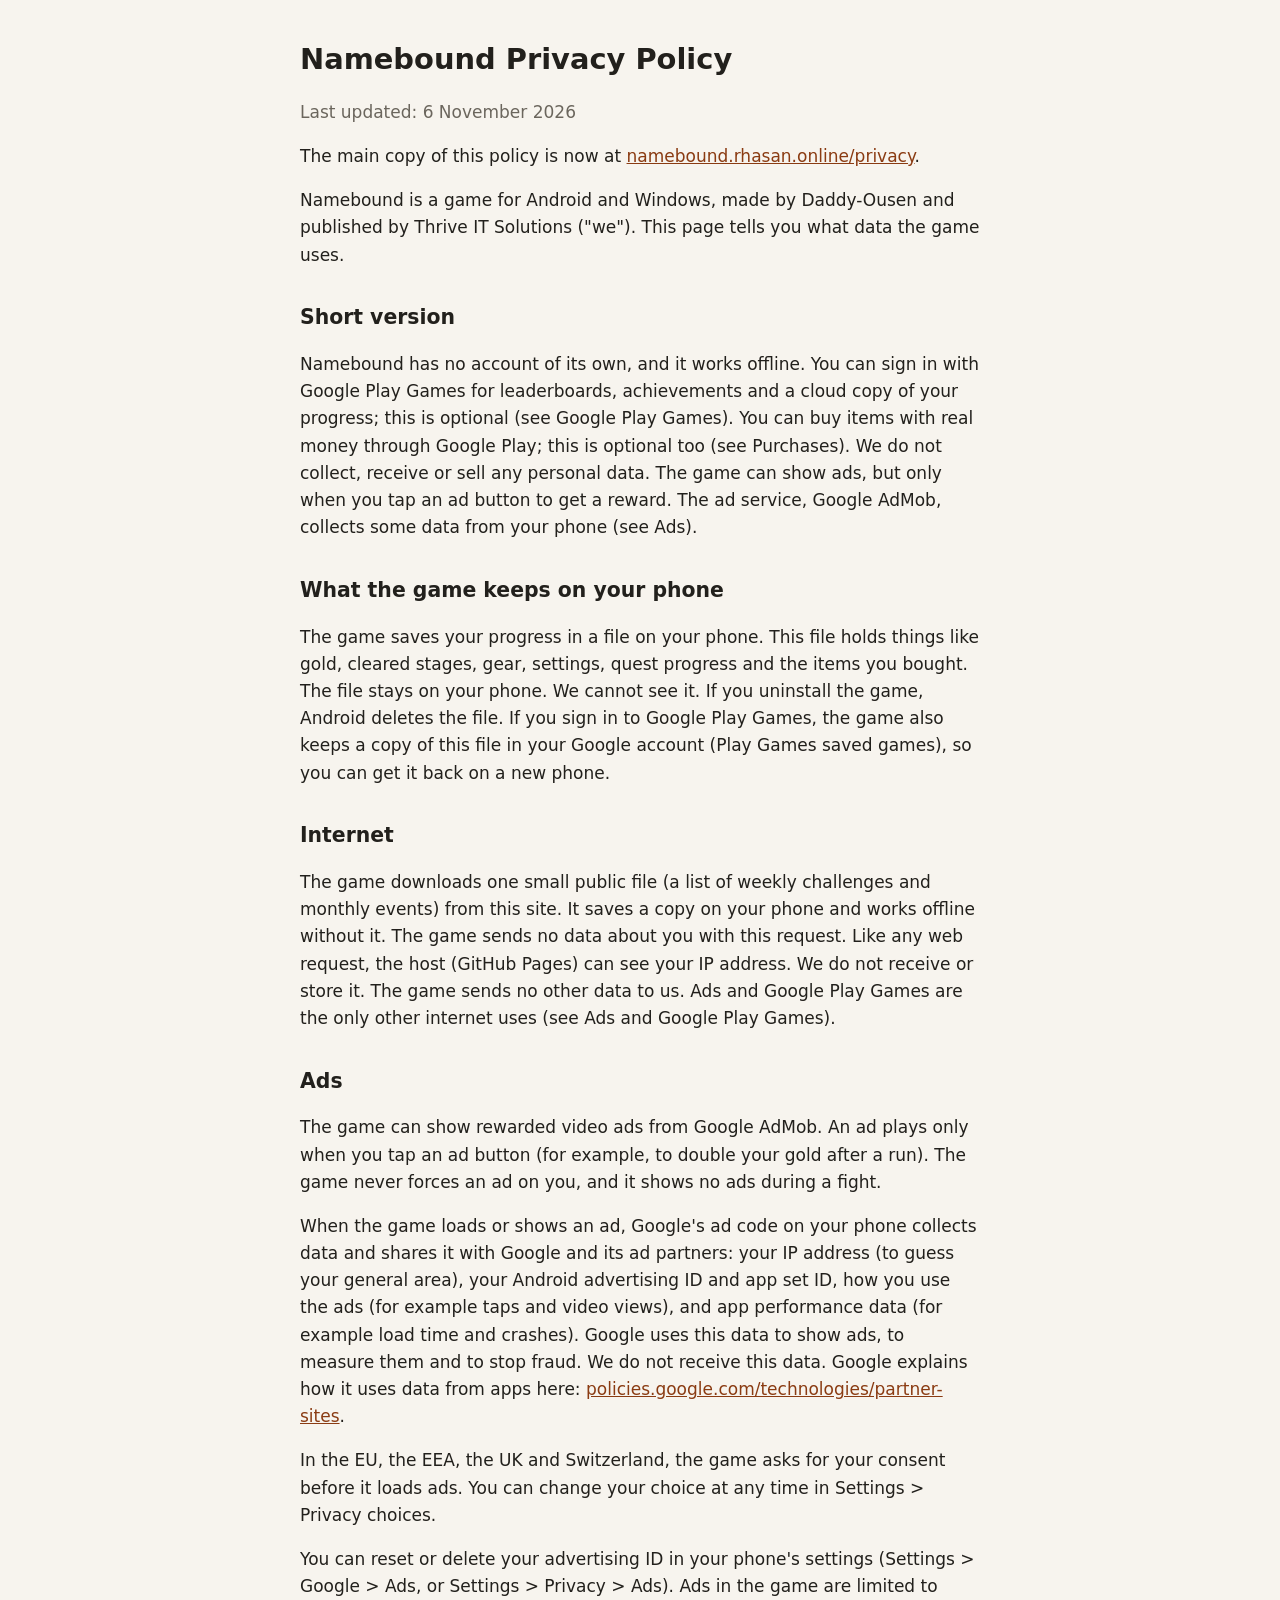
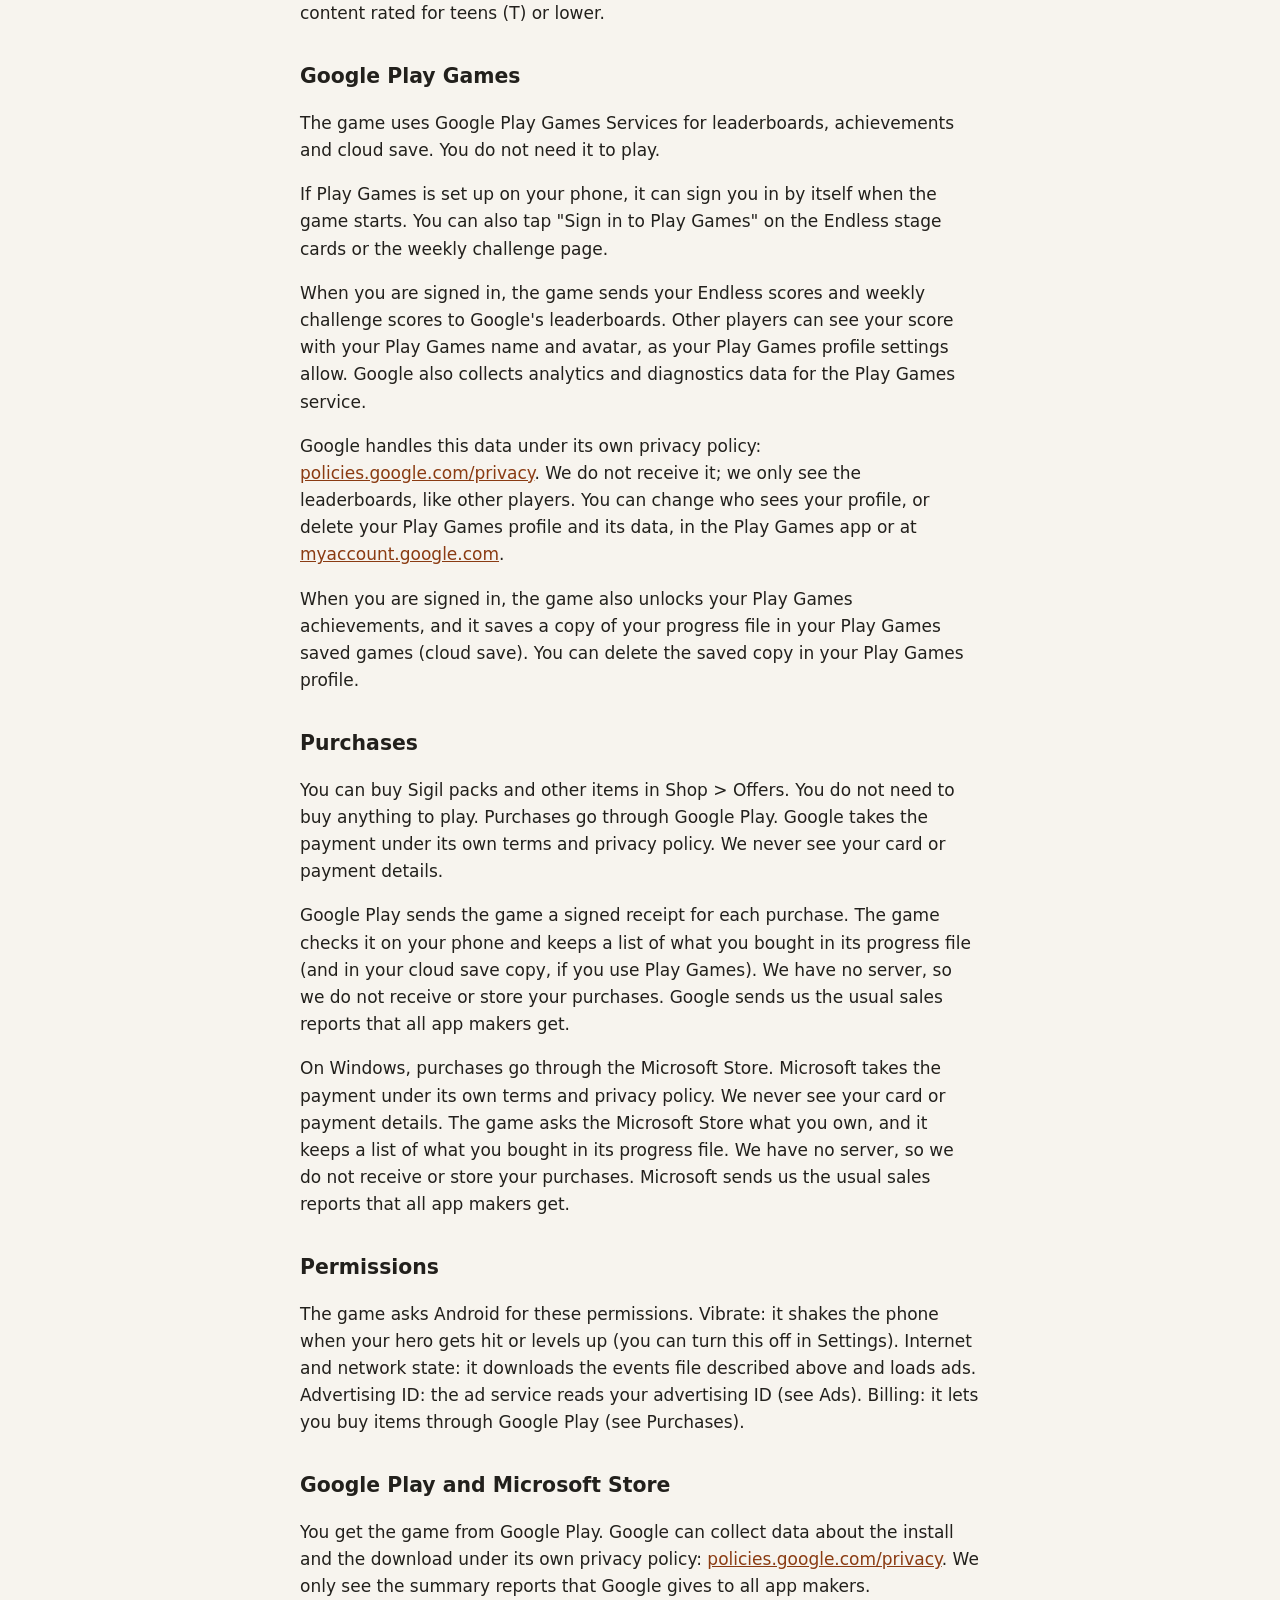
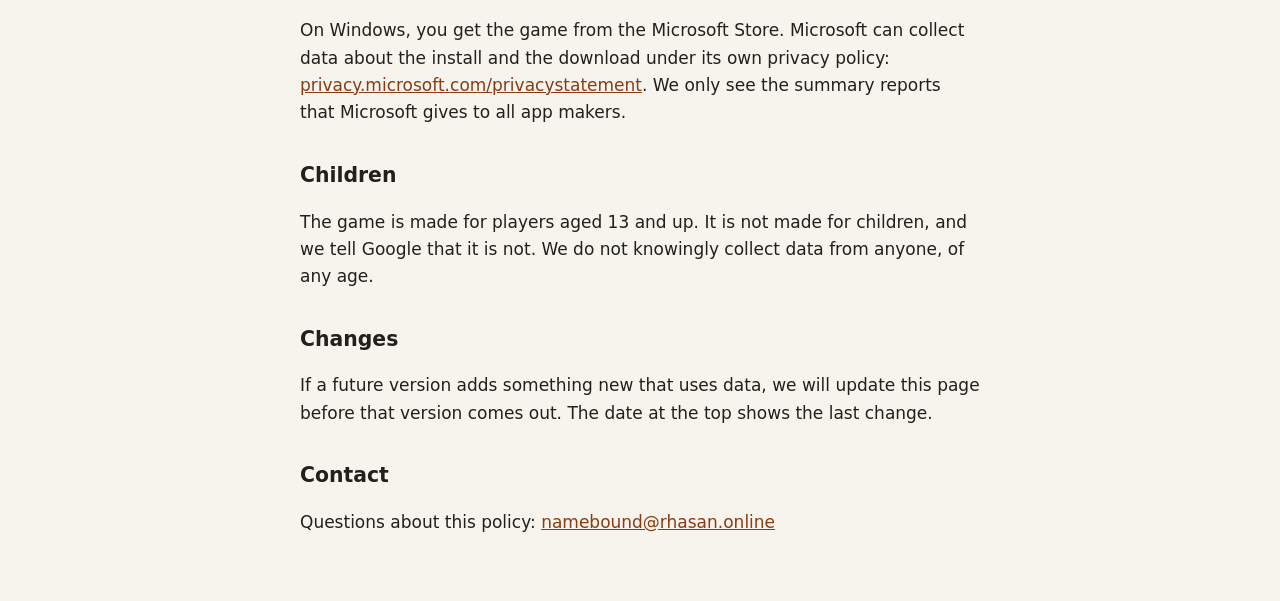
<file: privacy.html>
<!doctype html>
<html lang="en">
<head>
<meta charset="utf-8">
<meta name="viewport" content="width=device-width, initial-scale=1">
<title>Namebound Privacy Policy</title>
<link rel="canonical" href="https://namebound.rhasan.online/privacy">
<link rel="stylesheet" href="style.css">
</head>
<body>
<main>
<h1>Namebound Privacy Policy</h1>
<p class="date">Last updated: 6 November 2026</p>
<p>The main copy of this policy is now at <a href="https://namebound.rhasan.online/privacy">namebound.rhasan.online/privacy</a>.</p>

<p>Namebound is a game for Android and Windows, made by Daddy-Ousen and published by Thrive IT Solutions ("we"). This page tells you what data the game uses.</p>

<h2>Short version</h2>
<p>Namebound has no account of its own, and it works offline. You can sign in with Google Play Games for leaderboards, achievements and a cloud copy of your progress; this is optional (see Google Play Games). You can buy items with real money through Google Play; this is optional too (see Purchases). We do not collect, receive or sell any personal data. The game can show ads, but only when you tap an ad button to get a reward. The ad service, Google AdMob, collects some data from your phone (see Ads).</p>

<h2>What the game keeps on your phone</h2>
<p>The game saves your progress in a file on your phone. This file holds things like gold, cleared stages, gear, settings, quest progress and the items you bought.
The file stays on your phone. We cannot see it. If you uninstall the game, Android deletes the file. If you sign in to Google Play Games, the game also keeps a copy of this file in your Google account (Play Games saved games), so you can get it back on a new phone.</p>

<h2>Internet</h2>
<p>The game downloads one small public file (a list of weekly challenges and monthly events) from this site. It saves a copy on your phone and works offline without it. The game sends no data about you with this request. Like any web request, the host (GitHub Pages) can see your IP address. We do not receive or store it. The game sends no other data to us. Ads and Google Play Games are the only other internet uses (see Ads and Google Play Games).</p>

<h2>Ads</h2>
<p>The game can show rewarded video ads from Google AdMob. An ad plays only when you tap an ad button (for example, to double your gold after a run). The game never forces an ad on you, and it shows no ads during a fight.</p>
<p>When the game loads or shows an ad, Google's ad code on your phone collects data and shares it with Google and its ad partners: your IP address (to guess your general area), your Android advertising ID and app set ID, how you use the ads (for example taps and video views), and app performance data (for example load time and crashes). Google uses this data to show ads, to measure them and to stop fraud. We do not receive this data. Google explains how it uses data from apps here: <a href="https://policies.google.com/technologies/partner-sites">policies.google.com/technologies/partner-sites</a>.</p>
<p>In the EU, the EEA, the UK and Switzerland, the game asks for your consent before it loads ads. You can change your choice at any time in Settings &gt; Privacy choices.</p>
<p>You can reset or delete your advertising ID in your phone's settings (Settings &gt; Google &gt; Ads, or Settings &gt; Privacy &gt; Ads). Ads in the game are limited to content rated for teens (T) or lower.</p>

<h2>Google Play Games</h2>
<p>The game uses Google Play Games Services for leaderboards, achievements and cloud save. You do not need it to play.</p>
<p>If Play Games is set up on your phone, it can sign you in by itself when the game starts. You can also tap &quot;Sign in to Play Games&quot; on the Endless stage cards or the weekly challenge page.</p>
<p>When you are signed in, the game sends your Endless scores and weekly challenge scores to Google&#39;s leaderboards. Other players can see your score with your Play Games name and avatar, as your Play Games profile settings allow. Google also collects analytics and diagnostics data for the Play Games service.</p>
<p>Google handles this data under its own privacy policy: <a href="https://policies.google.com/privacy">policies.google.com/privacy</a>. We do not receive it; we only see the leaderboards, like other players. You can change who sees your profile, or delete your Play Games profile and its data, in the Play Games app or at <a href="https://myaccount.google.com">myaccount.google.com</a>.</p>
<p>When you are signed in, the game also unlocks your Play Games achievements, and it saves a copy of your progress file in your Play Games saved games (cloud save). You can delete the saved copy in your Play Games profile.</p>

<h2>Purchases</h2>
<p>You can buy Sigil packs and other items in Shop &gt; Offers. You do not need to buy anything to play. Purchases go through Google Play. Google takes the payment under its own terms and privacy policy. We never see your card or payment details.</p>
<p>Google Play sends the game a signed receipt for each purchase. The game checks it on your phone and keeps a list of what you bought in its progress file (and in your cloud save copy, if you use Play Games). We have no server, so we do not receive or store your purchases. Google sends us the usual sales reports that all app makers get.</p>
<p>On Windows, purchases go through the Microsoft Store. Microsoft takes the payment under its own terms and privacy policy. We never see your card or payment details. The game asks the Microsoft Store what you own, and it keeps a list of what you bought in its progress file. We have no server, so we do not receive or store your purchases. Microsoft sends us the usual sales reports that all app makers get.</p>

<h2>Permissions</h2>
<p>The game asks Android for these permissions. Vibrate: it shakes the phone when your hero gets hit or levels up (you can turn this off in Settings). Internet and network state: it downloads the events file described above and loads ads. Advertising ID: the ad service reads your advertising ID (see Ads). Billing: it lets you buy items through Google Play (see Purchases).</p>

<h2>Google Play and Microsoft Store</h2>
<p>You get the game from Google Play. Google can collect data about the install and the download under its own privacy policy:
<a href="https://policies.google.com/privacy">policies.google.com/privacy</a>. We only see the summary reports that Google gives to all app makers.</p>
<p>On Windows, you get the game from the Microsoft Store. Microsoft can collect data about the install and the download under its own privacy policy: <a href="https://privacy.microsoft.com/privacystatement" rel="noopener">privacy.microsoft.com/privacystatement</a>. We only see the summary reports that Microsoft gives to all app makers.</p>

<h2>Children</h2>
<p>The game is made for players aged 13 and up. It is not made for children, and we tell Google that it is not. We do not knowingly collect data from anyone, of any age.</p>

<h2>Changes</h2>
<p>If a future version adds something new that uses data, we will update this page before that version comes out.
The date at the top shows the last change.</p>

<h2>Contact</h2>
<p>Questions about this policy: <a href="mailto:namebound@rhasan.online">namebound@rhasan.online</a></p>
</main>
</body>
</html>
</file>
<file: style.css>
:root { --bg: #f7f4ee; --fg: #22201c; --muted: #6b665d; --link: #8a3b12; }
@media (prefers-color-scheme: dark) {
  :root { --bg: #1b1a18; --fg: #ece8e0; --muted: #a39d92; --link: #f0a070; }
}
body { margin: 0; background: var(--bg); color: var(--fg); font: 17px/1.6 system-ui, sans-serif; }
main { max-width: 680px; margin: 0 auto; padding: 24px 16px 48px; }
h1 { font-size: 1.7em; margin: 0.4em 0; }
h2 { font-size: 1.2em; margin-top: 1.6em; }
.date { color: var(--muted); }
a { color: var(--link); }
</file>
